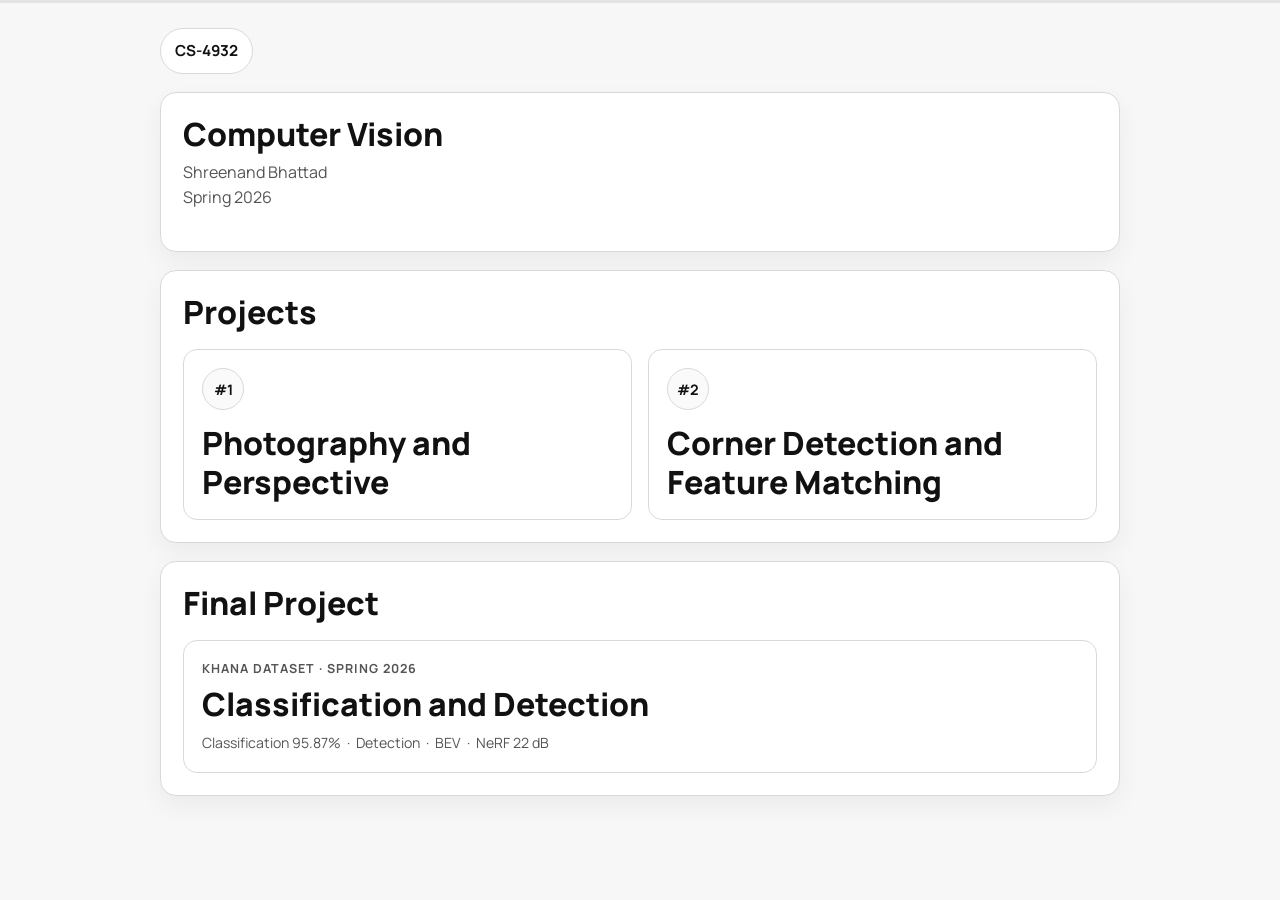
<file: index.html>
<!doctype html>
<html lang="en">
<head>
    <meta charset="utf-8">
    <meta name="viewport" content="width=device-width, initial-scale=1">
    <title>CS-4932 Computer Vision</title>
    <link rel="preconnect" href="https://fonts.googleapis.com">
    <link rel="preconnect" href="https://fonts.gstatic.com" crossorigin>
    <link href="https://fonts.googleapis.com/css2?family=Manrope:wght@400;500;600;700;800&display=swap" rel="stylesheet">
    <link rel="stylesheet" href="assets/css/site.css">
</head>
<body>
    <div class="scroll-progress" id="scrollProgress"></div>

    <div class="site-shell">
        <header class="topbar reveal">
            <a class="brand-mark" href="./">CS-4932</a>
        </header>

        <main class="content-stack">
            <section class="section-card reveal">
                <div class="section-heading">
                    <div>
                        <h1 class="section-title">Computer Vision</h1>
                        <p class="section-summary">
                            Shreenand Bhattad<br>
                            Spring 2026
                        </p>
                    </div>
                </div>
            </section>

            <section class="section-card reveal">
                <div class="section-heading">
                    <h2 class="section-title">Projects</h2>
                </div>
                <div class="card-grid">
                    <a class="assignment-card" href="assignment-1/">
                        <div class="assignment-index">#1</div>
                        <h2 class="assignment-title">Photography and Perspective</h2>
                    </a>
                    <a class="assignment-card" href="assignment-2/">
                        <div class="assignment-index">#2</div>
                        <h2 class="assignment-title">Corner Detection and Feature Matching</h2>
                    </a>
                </div>
            </section>

            <section class="section-card reveal">
                <div class="section-heading">
                    <h2 class="section-title">Final Project</h2>
                </div>
                <a class="assignment-card" href="final-project/" style="display:block;">
                    <p style="margin:0 0 6px; font-size:0.78rem; font-weight:700; letter-spacing:0.08em; text-transform:uppercase; color:var(--muted);">Khana Dataset &middot; Spring 2026</p>
                    <h2 class="assignment-title" style="margin:0 0 8px;">Classification and Detection</h2>
                    <p style="margin:0; color:var(--muted); font-size:0.88rem;">Classification 95.87% &nbsp;&middot;&nbsp; Detection &nbsp;&middot;&nbsp; BEV &nbsp;&middot;&nbsp; NeRF 22 dB</p>
                </a>
            </section>
        </main>
    </div>

    <script src="assets/js/site.js"></script>
</body>
</html>
</file>
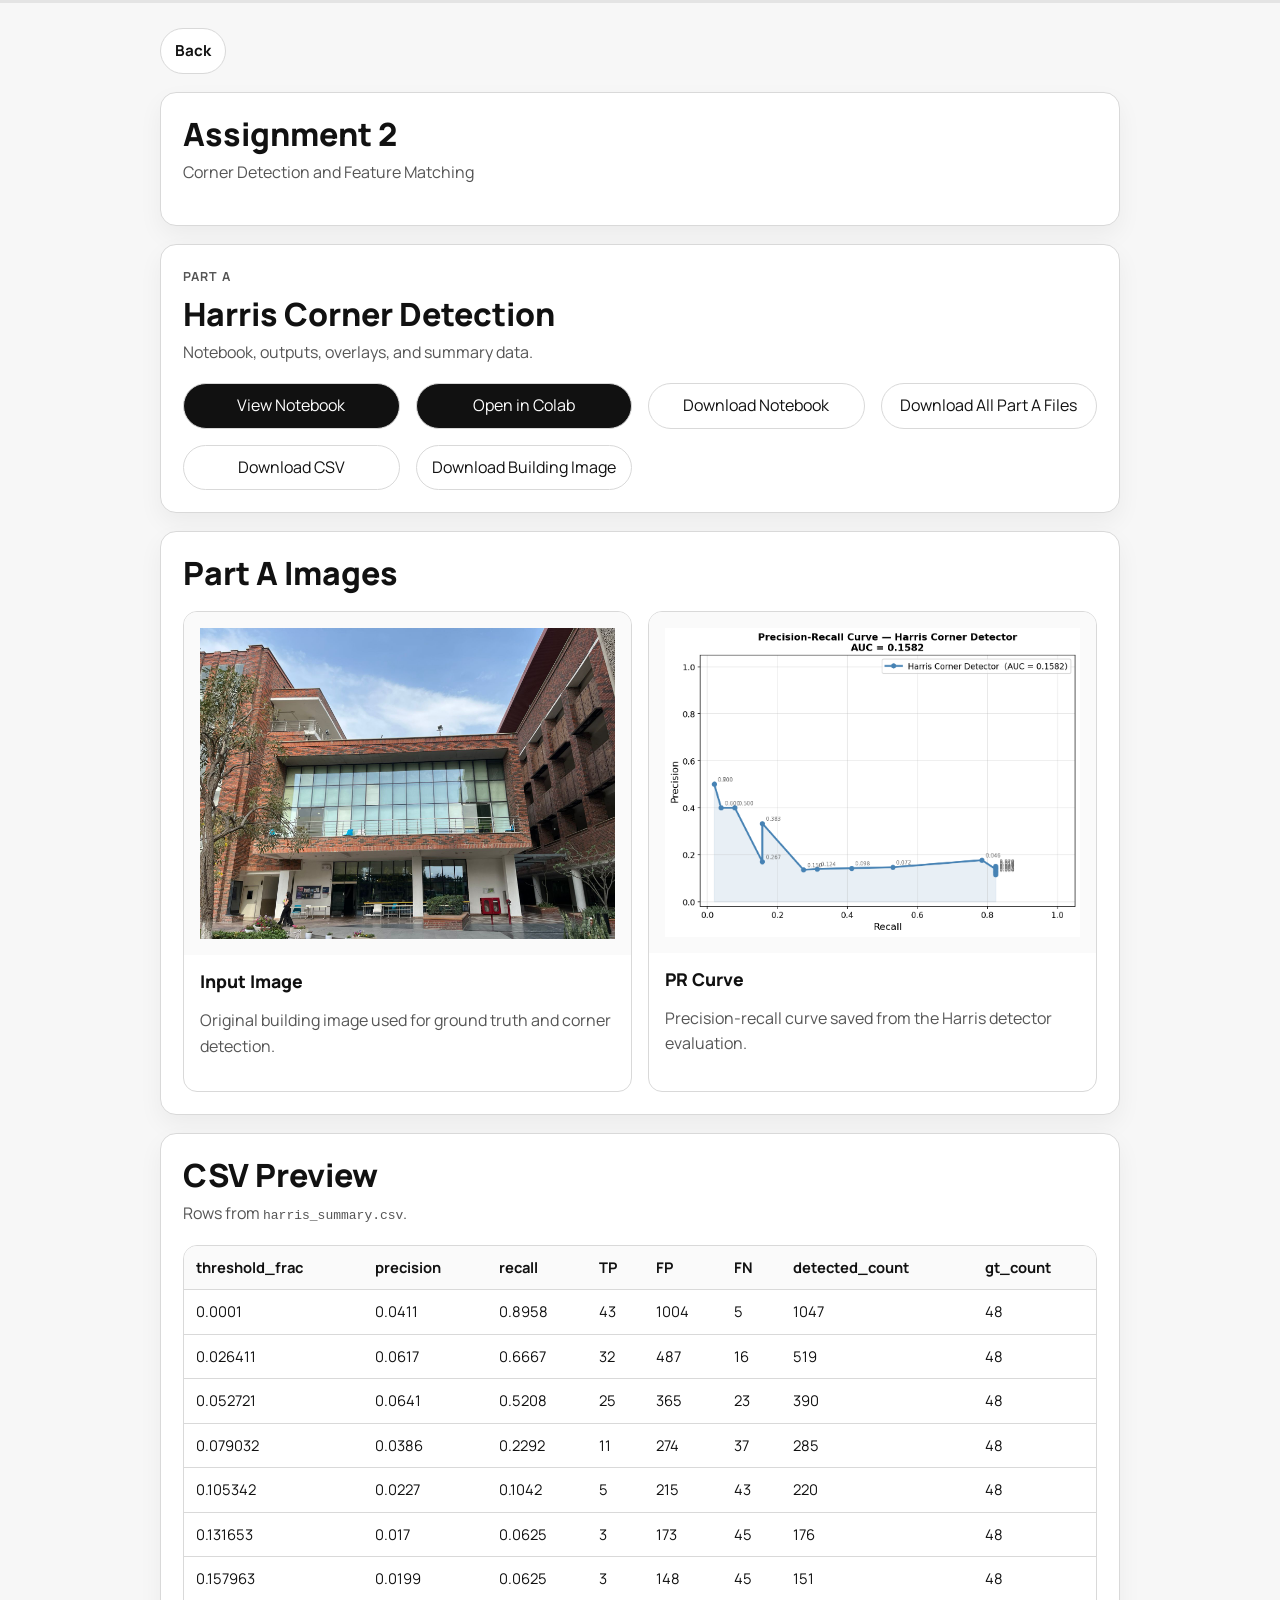
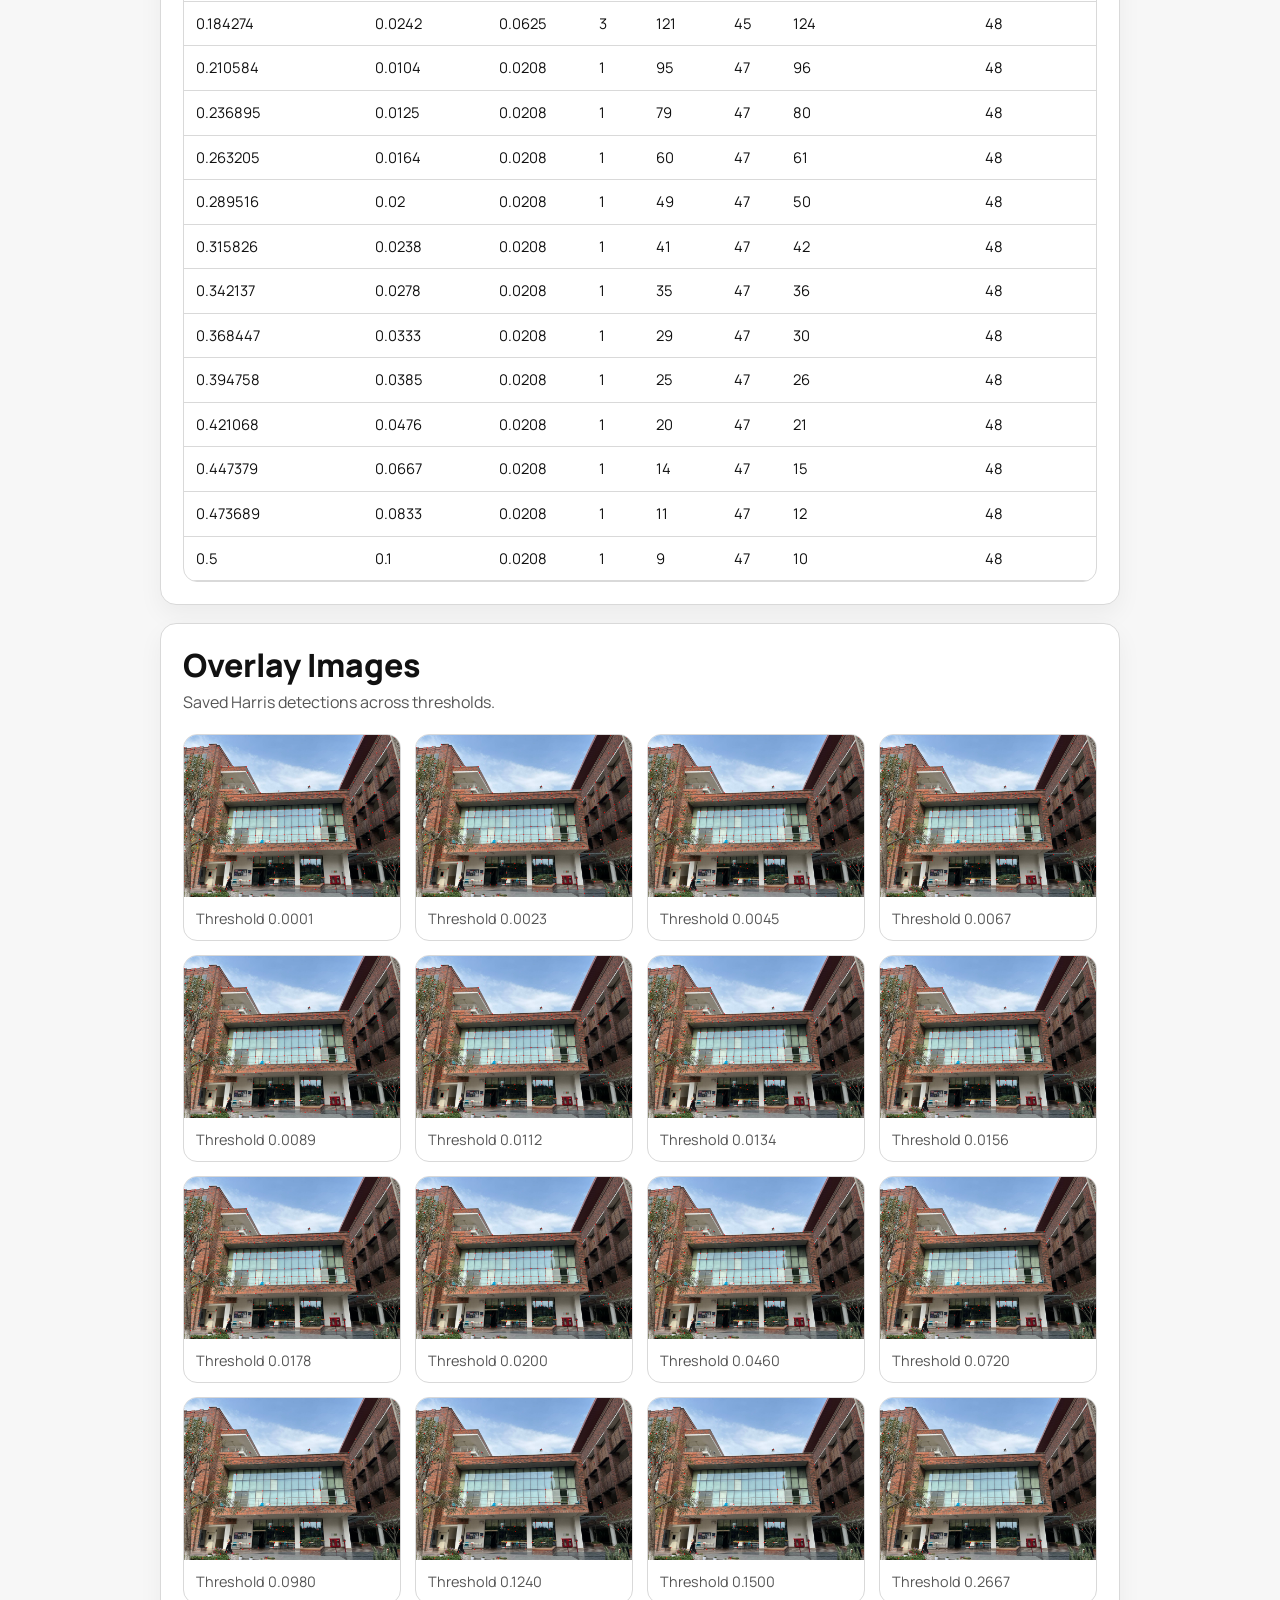
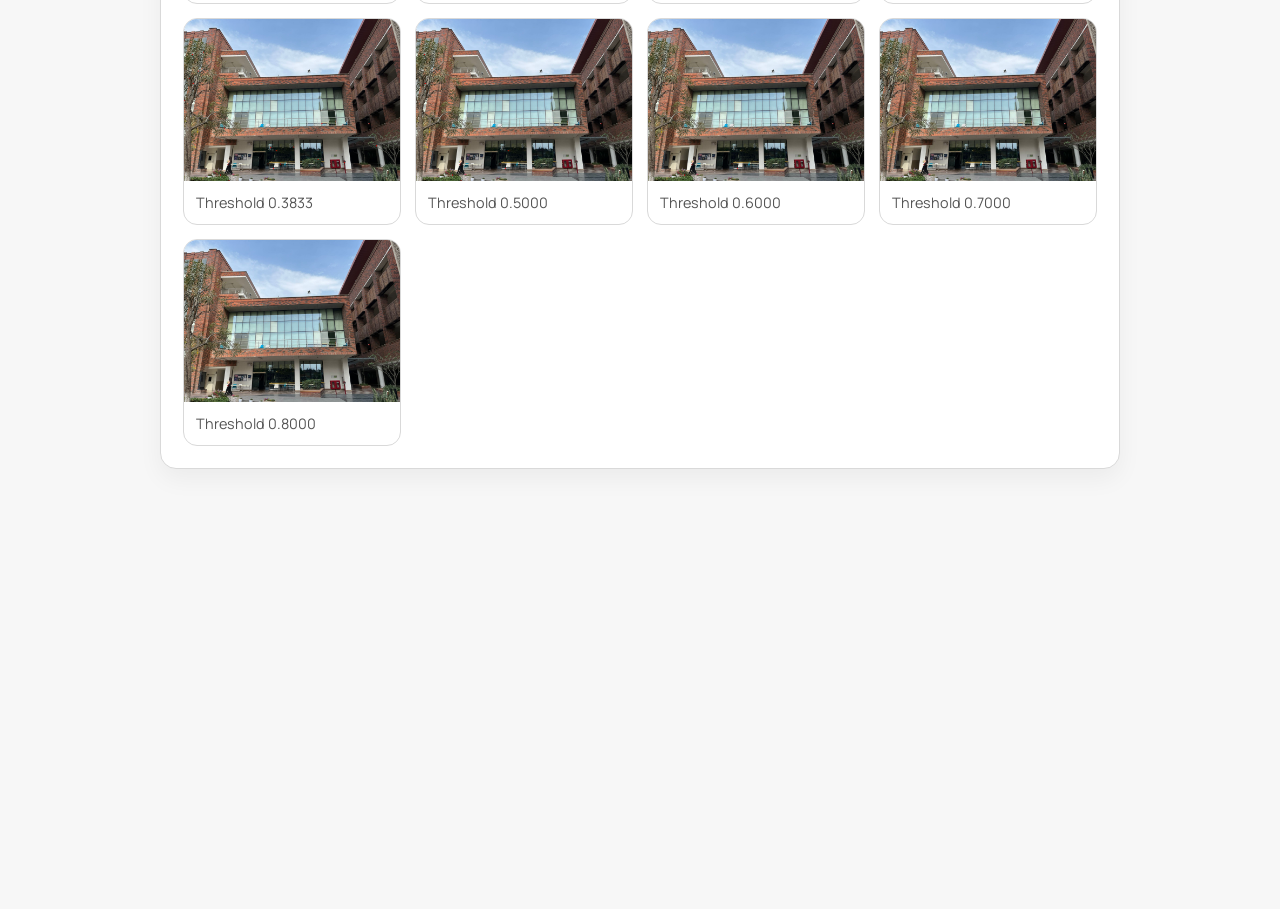
<file: assignment-2/index.html>
<!doctype html>
<html lang="en">
<head>
    <meta charset="utf-8">
    <meta name="viewport" content="width=device-width, initial-scale=1">
    <title>Assignment 2 - Corner Detection and Feature Matching</title>
    <link rel="preconnect" href="https://fonts.googleapis.com">
    <link rel="preconnect" href="https://fonts.gstatic.com" crossorigin>
    <link href="https://fonts.googleapis.com/css2?family=Manrope:wght@400;500;600;700;800&display=swap" rel="stylesheet">
    <link rel="stylesheet" href="../assets/css/site.css">
</head>
<body>
    <div class="scroll-progress" id="scrollProgress"></div>

    <div class="site-shell">
        <header class="topbar reveal">
            <a class="back-link" href="../">Back</a>
        </header>

        <main class="content-stack">
            <section class="section-card reveal">
                <div class="section-heading">
                    <div>
                        <h1 class="section-title">Assignment 2</h1>
                        <p class="section-summary">Corner Detection and Feature Matching</p>
                    </div>
                </div>
            </section>

            <section class="section-card reveal">
                <div class="section-heading">
                    <div>
                        <p class="section-kicker">Part A</p>
                        <h2 class="section-title">Harris Corner Detection</h2>
                        <p class="section-summary">Notebook, outputs, overlays, and summary data.</p>
                    </div>
                </div>

                <div class="resource-grid">
                    <a class="resource-link" href="https://nbviewer.org/github/Shreenandbhattad/Computer-Vision-CS-4932/blob/main/assignment-2/part-a/PartA.ipynb" target="_blank" rel="noreferrer">View Notebook</a>
                    <a class="resource-link" href="https://colab.research.google.com/drive/1y3nQsWiLhgCkK1_vz0hHjnCV3b0ccMBf?usp=sharing" target="_blank" rel="noreferrer">Open in Colab</a>
                    <a class="resource-link is-secondary" href="part-a/PartA.ipynb" download>Download Notebook</a>
                    <a class="resource-link is-secondary" href="part-a/part-a-files.zip" download>Download All Part A Files</a>
                    <a class="resource-link is-secondary" href="part-a/harris_summary.csv" download>Download CSV</a>
                    <a class="resource-link is-secondary" href="part-a/building.jpeg" download>Download Building Image</a>
                </div>
            </section>

            <section class="section-card reveal">
                <div class="section-heading">
                    <div>
                        <h2 class="section-title">Part A Images</h2>
                    </div>
                </div>

                <div class="photo-grid">
                    <article class="photo-card">
                        <a class="photo-frame parta-media-frame" href="part-a/building.jpeg" target="_blank" rel="noreferrer">
                            <img src="part-a/building.jpeg" alt="Input building image used for Harris corner detection">
                        </a>
                        <div class="photo-body">
                            <h3 class="photo-title">Input Image</h3>
                            <p class="photo-caption">Original building image used for ground truth and corner detection.</p>
                        </div>
                    </article>

                    <article class="photo-card">
                        <a class="photo-frame parta-media-frame" href="part-a/PR_curve_harris.png" target="_blank" rel="noreferrer">
                            <img src="part-a/PR_curve_harris.png" alt="Precision recall curve for the Harris detector">
                        </a>
                        <div class="photo-body">
                            <h3 class="photo-title">PR Curve</h3>
                            <p class="photo-caption">Precision-recall curve saved from the Harris detector evaluation.</p>
                        </div>
                    </article>
                </div>
            </section>

            <section class="section-card reveal">
                <div class="section-heading">
                    <div>
                        <h2 class="section-title">CSV Preview</h2>
                        <p class="section-summary">Rows from <code>harris_summary.csv</code>.</p>
                    </div>
                </div>

                <div class="table-wrap">
                    <table class="data-table" id="partASummaryTable"></table>
                </div>
            </section>

            <section class="section-card reveal">
                <div class="section-heading">
                    <div>
                        <h2 class="section-title">Overlay Images</h2>
                        <p class="section-summary">Saved Harris detections across thresholds.</p>
                    </div>
                </div>

                <div class="gallery-grid" id="partAOverlayGrid"></div>
            </section>

            <section class="section-card reveal">
                <div class="section-heading">
                    <div>
                        <p class="section-kicker">Part B</p>
                        <h2 class="section-title">SIFT Feature Matching</h2>
                    </div>
                </div>

                <div class="analysis-panel">
                    <ol class="objective-list">
                        <li>Extract SIFT keypoints and descriptors.</li>
                        <li>Match features between consecutive image pairs.</li>
                        <li>Calculate the total matching cost.</li>
                        <li>Repeat the process for random pairs.</li>
                        <li>Compare the results.</li>
                    </ol>
                </div>

                <div class="resource-grid">
                    <a class="resource-link" href="https://colab.research.google.com/drive/16YFFBX5H4x2gXPa-3Tumf9ogDVDdnyLw?usp=sharing" target="_blank" rel="noreferrer">Open in Colab</a>
                    <a class="resource-link is-secondary" href="PartB.ipynb" download>Download Notebook</a>
                    <a class="resource-link is-secondary" href="https://nbviewer.org/github/Shreenandbhattad/Computer-Vision-CS-4932/blob/main/assignment-2/PartB.ipynb" target="_blank" rel="noreferrer">View in nbviewer</a>
                </div>
            </section>
        </main>
    </div>

    <script src="../assets/js/site.js"></script>
    <script src="../assets/js/assignment2-parta.js"></script>
</body>
</html>
</file>
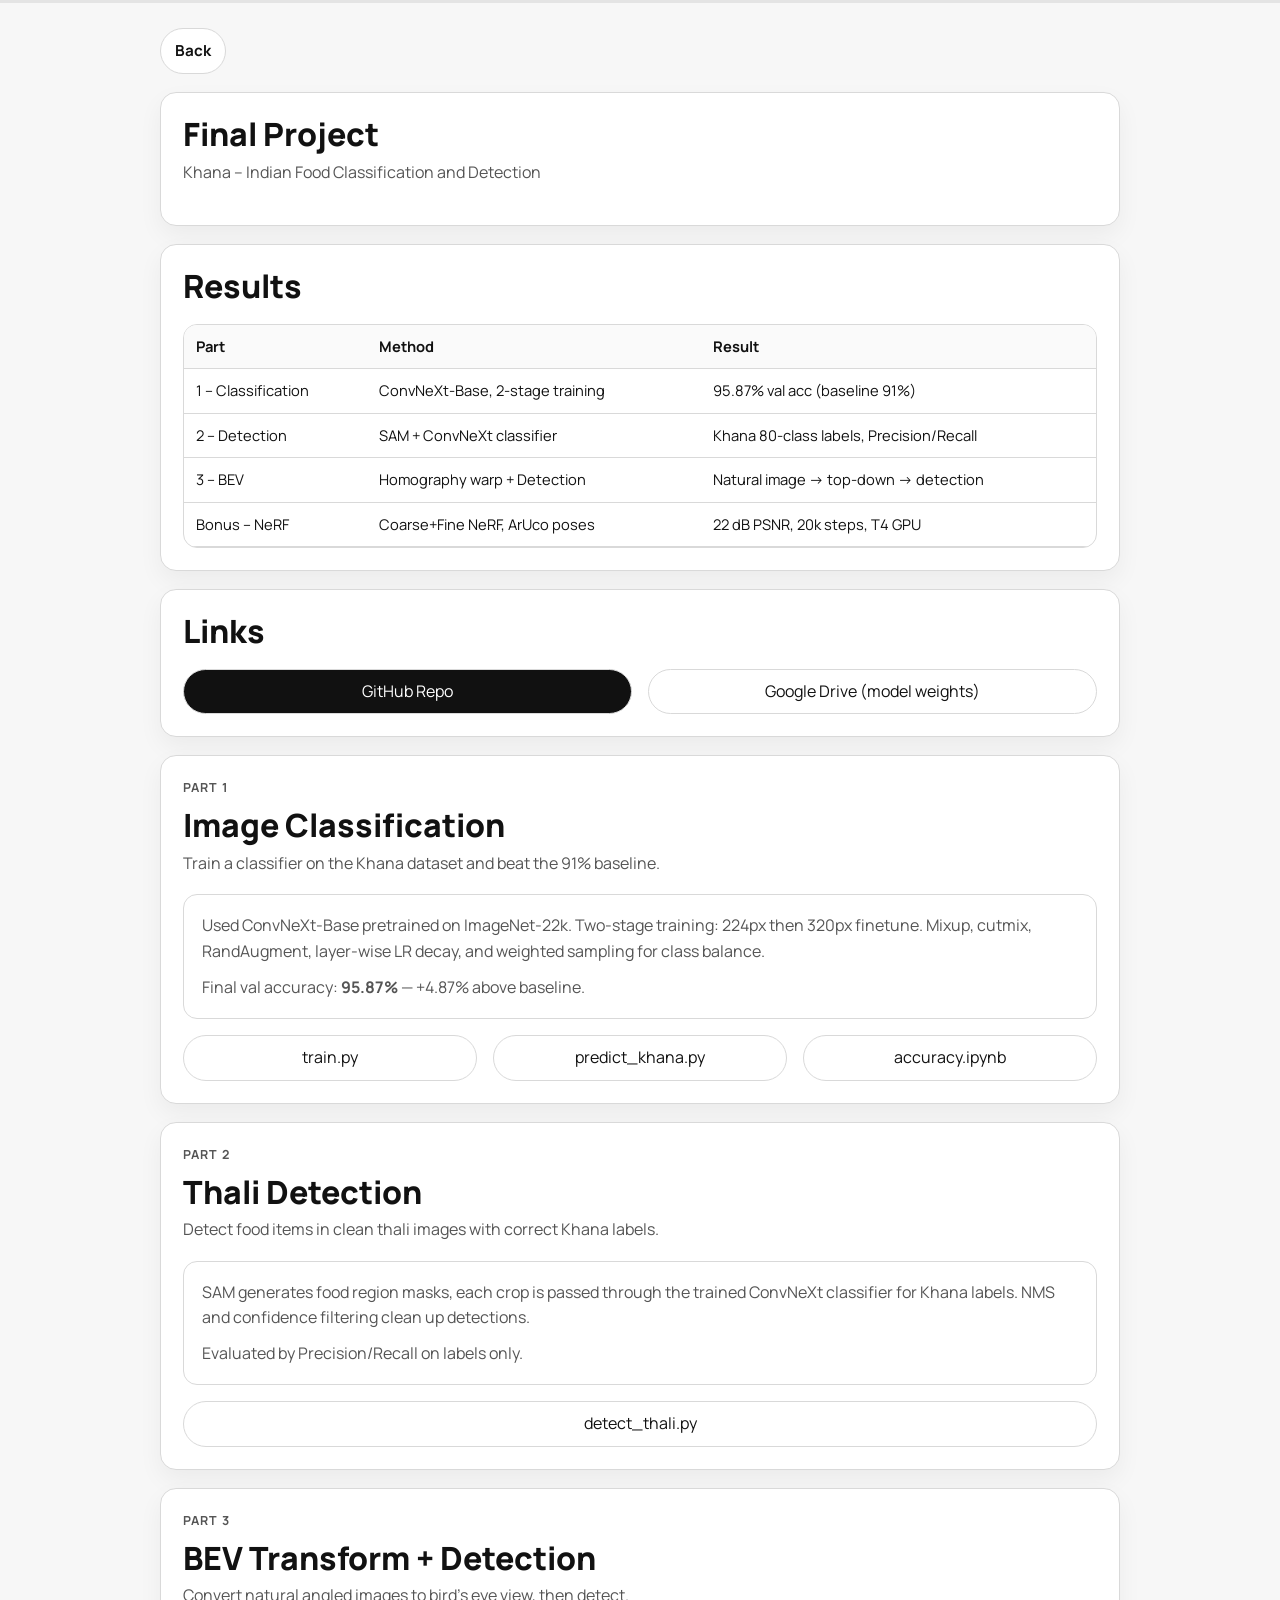
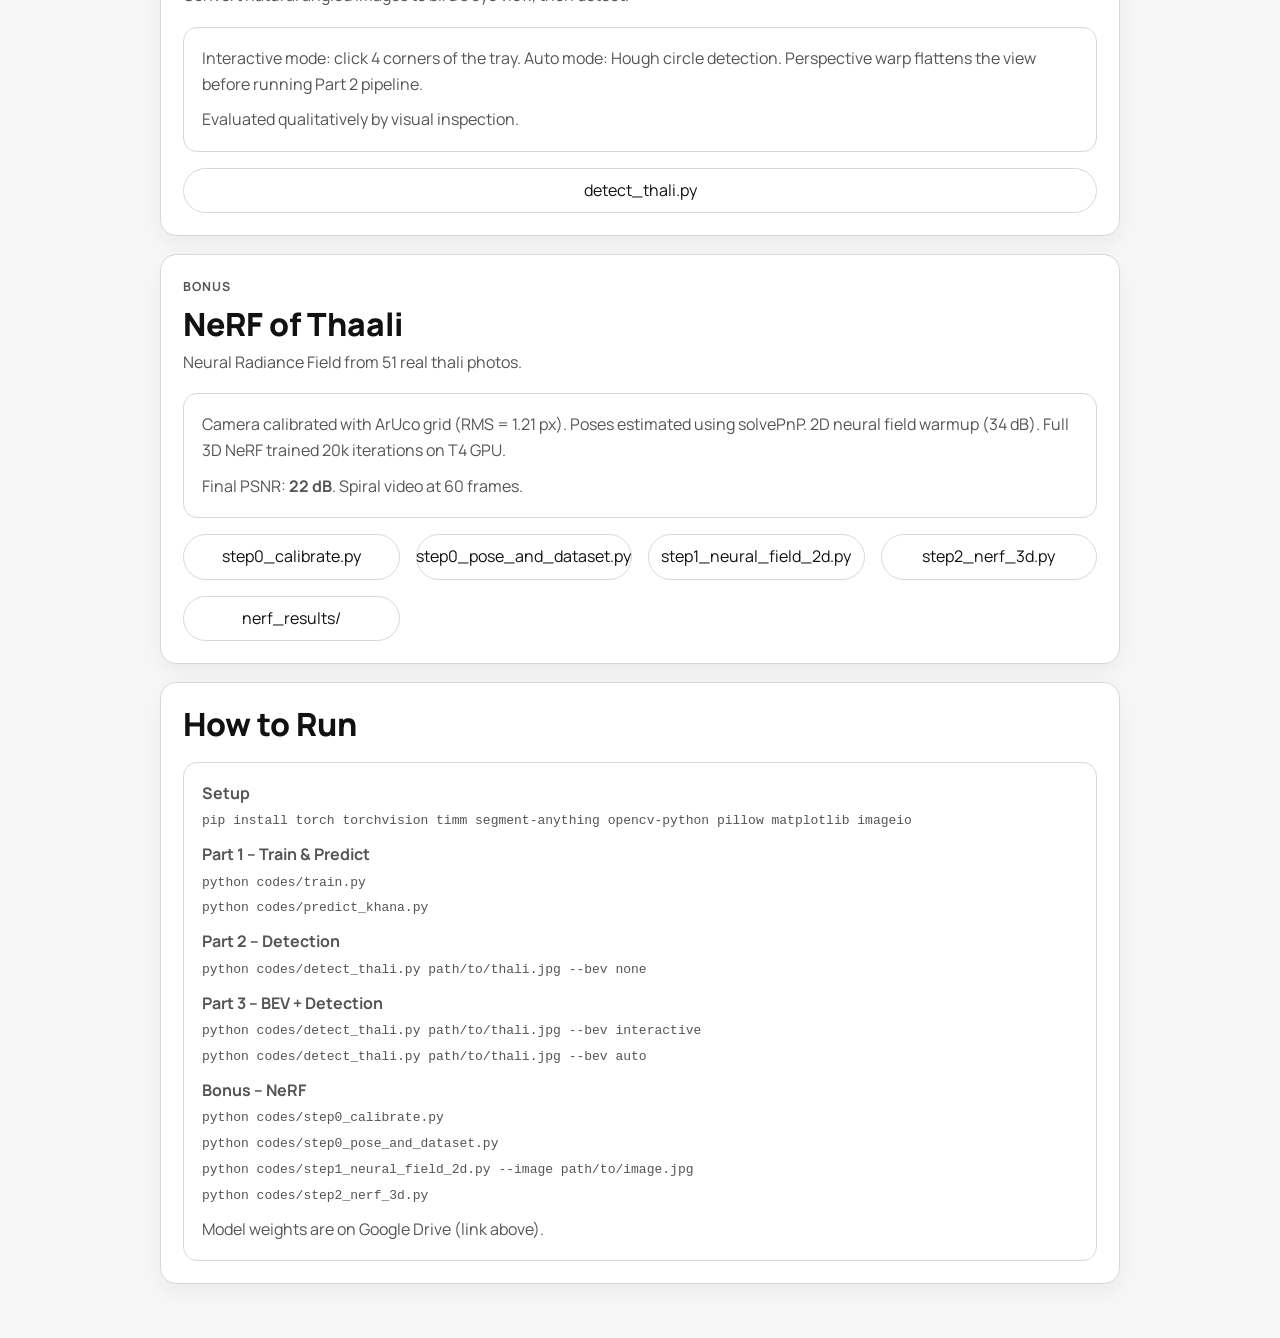
<file: final-project/index.html>
<!doctype html>
<html lang="en">
<head>
    <meta charset="utf-8">
    <meta name="viewport" content="width=device-width, initial-scale=1">
    <title>Final Project - Khana</title>
    <link rel="preconnect" href="https://fonts.googleapis.com">
    <link rel="preconnect" href="https://fonts.gstatic.com" crossorigin>
    <link href="https://fonts.googleapis.com/css2?family=Manrope:wght@400;500;600;700;800&display=swap" rel="stylesheet">
    <link rel="stylesheet" href="../assets/css/site.css">
</head>
<body>
    <div class="scroll-progress" id="scrollProgress"></div>
    <div class="site-shell">
        <header class="topbar reveal">
            <a class="back-link" href="../">Back</a>
        </header>

        <main class="content-stack">

            <section class="section-card reveal">
                <div class="section-heading">
                    <h1 class="section-title">Final Project</h1>
                    <p class="section-summary">Khana – Indian Food Classification and Detection</p>
                </div>
            </section>

            <section class="section-card reveal">
                <div class="section-heading">
                    <h2 class="section-title">Results</h2>
                </div>
                <div class="table-wrap">
                    <table class="data-table">
                        <thead>
                            <tr><th>Part</th><th>Method</th><th>Result</th></tr>
                        </thead>
                        <tbody>
                            <tr><td>1 – Classification</td><td>ConvNeXt-Base, 2-stage training</td><td>95.87% val acc (baseline 91%)</td></tr>
                            <tr><td>2 – Detection</td><td>SAM + ConvNeXt classifier</td><td>Khana 80-class labels, Precision/Recall</td></tr>
                            <tr><td>3 – BEV</td><td>Homography warp + Detection</td><td>Natural image → top-down → detection</td></tr>
                            <tr><td>Bonus – NeRF</td><td>Coarse+Fine NeRF, ArUco poses</td><td>22 dB PSNR, 20k steps, T4 GPU</td></tr>
                        </tbody>
                    </table>
                </div>
            </section>

            <section class="section-card reveal">
                <div class="section-heading">
                    <h2 class="section-title">Links</h2>
                </div>
                <div class="resource-grid">
                    <a class="resource-link" href="https://github.com/Shreenandbhattad/Computer-Vision" target="_blank" rel="noreferrer">GitHub Repo</a>
                    <a class="resource-link is-secondary" href="https://drive.google.com/drive/folders/19LrX4nMFnZsCqTex2JJ9yDm7e4i2vtv4?usp=classroom_web" target="_blank" rel="noreferrer">Google Drive (model weights)</a>
                </div>
            </section>

            <section class="section-card reveal">
                <div class="section-heading">
                    <p class="section-kicker">Part 1</p>
                    <h2 class="section-title">Image Classification</h2>
                    <p class="section-summary">Train a classifier on the Khana dataset and beat the 91% baseline.</p>
                </div>
                <div class="analysis-panel">
                    <p>Used ConvNeXt-Base pretrained on ImageNet-22k. Two-stage training: 224px then 320px finetune. Mixup, cutmix, RandAugment, layer-wise LR decay, and weighted sampling for class balance.</p>
                    <p>Final val accuracy: <strong>95.87%</strong> — +4.87% above baseline.</p>
                </div>
                <div class="resource-grid" style="margin-top:16px">
                    <a class="resource-link is-secondary" href="https://github.com/Shreenandbhattad/Computer-Vision/blob/main/codes/train.py" target="_blank" rel="noreferrer">train.py</a>
                    <a class="resource-link is-secondary" href="https://github.com/Shreenandbhattad/Computer-Vision/blob/main/codes/predict_khana.py" target="_blank" rel="noreferrer">predict_khana.py</a>
                    <a class="resource-link is-secondary" href="https://github.com/Shreenandbhattad/Computer-Vision/blob/main/accuracy.ipynb" target="_blank" rel="noreferrer">accuracy.ipynb</a>
                </div>
            </section>

            <section class="section-card reveal">
                <div class="section-heading">
                    <p class="section-kicker">Part 2</p>
                    <h2 class="section-title">Thali Detection</h2>
                    <p class="section-summary">Detect food items in clean thali images with correct Khana labels.</p>
                </div>
                <div class="analysis-panel">
                    <p>SAM generates food region masks, each crop is passed through the trained ConvNeXt classifier for Khana labels. NMS and confidence filtering clean up detections.</p>
                    <p>Evaluated by Precision/Recall on labels only.</p>
                </div>
                <div class="resource-grid" style="margin-top:16px">
                    <a class="resource-link is-secondary" href="https://github.com/Shreenandbhattad/Computer-Vision/blob/main/codes/detect_thali.py" target="_blank" rel="noreferrer">detect_thali.py</a>
                </div>
            </section>

            <section class="section-card reveal">
                <div class="section-heading">
                    <p class="section-kicker">Part 3</p>
                    <h2 class="section-title">BEV Transform + Detection</h2>
                    <p class="section-summary">Convert natural angled images to bird's eye view, then detect.</p>
                </div>
                <div class="analysis-panel">
                    <p>Interactive mode: click 4 corners of the tray. Auto mode: Hough circle detection. Perspective warp flattens the view before running Part 2 pipeline.</p>
                    <p>Evaluated qualitatively by visual inspection.</p>
                </div>
                <div class="resource-grid" style="margin-top:16px">
                    <a class="resource-link is-secondary" href="https://github.com/Shreenandbhattad/Computer-Vision/blob/main/codes/detect_thali.py" target="_blank" rel="noreferrer">detect_thali.py</a>
                </div>
            </section>

            <section class="section-card reveal">
                <div class="section-heading">
                    <p class="section-kicker">Bonus</p>
                    <h2 class="section-title">NeRF of Thaali</h2>
                    <p class="section-summary">Neural Radiance Field from 51 real thali photos.</p>
                </div>
                <div class="analysis-panel">
                    <p>Camera calibrated with ArUco grid (RMS = 1.21 px). Poses estimated using solvePnP. 2D neural field warmup (34 dB). Full 3D NeRF trained 20k iterations on T4 GPU.</p>
                    <p>Final PSNR: <strong>22 dB</strong>. Spiral video at 60 frames.</p>
                </div>
                <div class="resource-grid" style="margin-top:16px">
                    <a class="resource-link is-secondary" href="https://github.com/Shreenandbhattad/Computer-Vision/blob/main/codes/step0_calibrate.py" target="_blank" rel="noreferrer">step0_calibrate.py</a>
                    <a class="resource-link is-secondary" href="https://github.com/Shreenandbhattad/Computer-Vision/blob/main/codes/step0_pose_and_dataset.py" target="_blank" rel="noreferrer">step0_pose_and_dataset.py</a>
                    <a class="resource-link is-secondary" href="https://github.com/Shreenandbhattad/Computer-Vision/blob/main/codes/step1_neural_field_2d.py" target="_blank" rel="noreferrer">step1_neural_field_2d.py</a>
                    <a class="resource-link is-secondary" href="https://github.com/Shreenandbhattad/Computer-Vision/blob/main/codes/step2_nerf_3d.py" target="_blank" rel="noreferrer">step2_nerf_3d.py</a>
                    <a class="resource-link is-secondary" href="https://github.com/Shreenandbhattad/Computer-Vision/blob/main/nerf_results/" target="_blank" rel="noreferrer">nerf_results/</a>
                </div>
            </section>

            <section class="section-card reveal">
                <div class="section-heading">
                    <h2 class="section-title">How to Run</h2>
                </div>
                <div class="analysis-panel">
                    <p><strong>Setup</strong><br>
                    <code>pip install torch torchvision timm segment-anything opencv-python pillow matplotlib imageio</code></p>

                    <p><strong>Part 1 – Train &amp; Predict</strong><br>
                    <code>python codes/train.py</code><br>
                    <code>python codes/predict_khana.py</code></p>

                    <p><strong>Part 2 – Detection</strong><br>
                    <code>python codes/detect_thali.py path/to/thali.jpg --bev none</code></p>

                    <p><strong>Part 3 – BEV + Detection</strong><br>
                    <code>python codes/detect_thali.py path/to/thali.jpg --bev interactive</code><br>
                    <code>python codes/detect_thali.py path/to/thali.jpg --bev auto</code></p>

                    <p><strong>Bonus – NeRF</strong><br>
                    <code>python codes/step0_calibrate.py</code><br>
                    <code>python codes/step0_pose_and_dataset.py</code><br>
                    <code>python codes/step1_neural_field_2d.py --image path/to/image.jpg</code><br>
                    <code>python codes/step2_nerf_3d.py</code></p>

                    <p>Model weights are on Google Drive (link above).</p>
                </div>
            </section>

        </main>
    </div>
    <script src="../assets/js/site.js"></script>
</body>
</html>
</file>
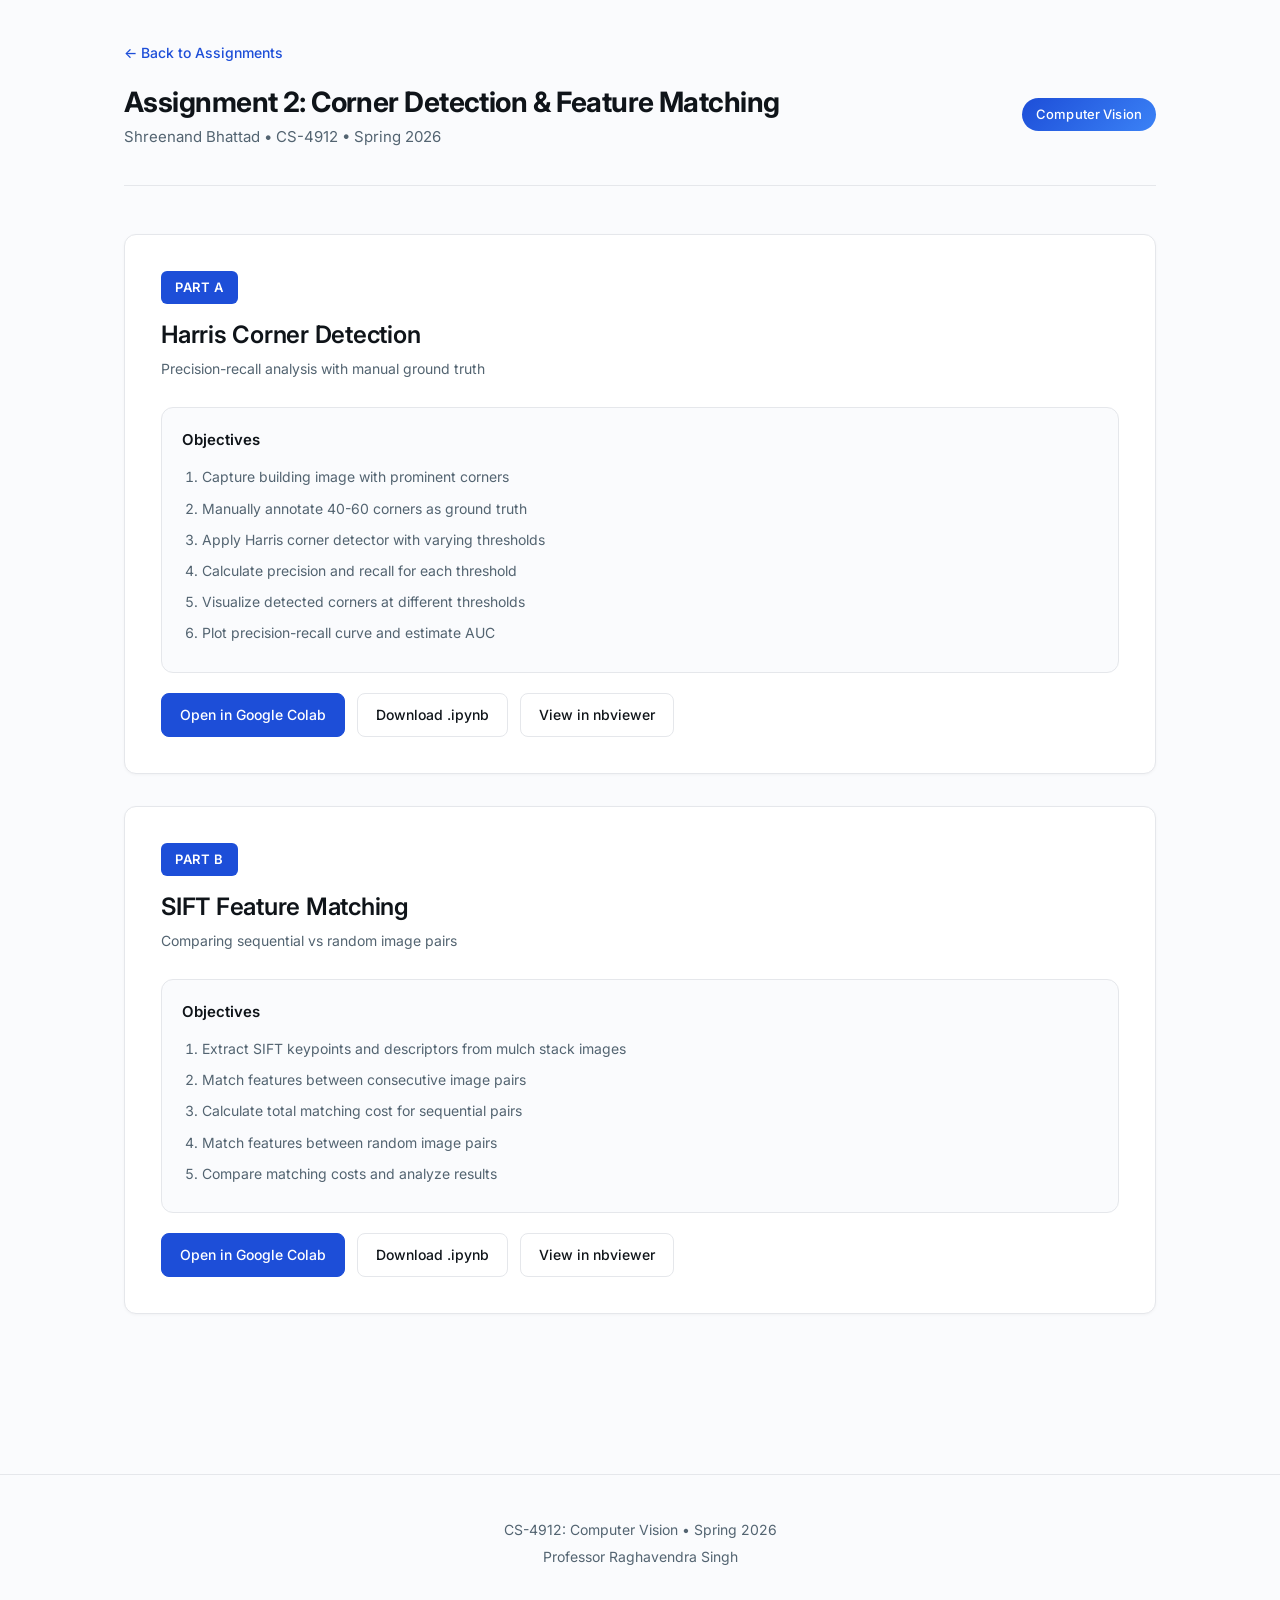
<file: assingment2.html>
<!DOCTYPE html>
<html lang="en">
<head>
    <meta charset="UTF-8">
    <meta name="viewport" content="width=device-width, initial-scale=1.0">
    <title>CS-4912 — Assignment 2</title>
    <link href="https://fonts.googleapis.com/css2?family=Inter:wght@300;400;500;600;700&display=swap" rel="stylesheet">
    <style>
        :root {
            --bg: #fafbfd;
            --card: #ffffff;
            --text: #0f1419;
            --muted: #536471;
            --accent: #1d4ed8;
            --accent-light: #3b82f6;
            --accent-hover: #1e40af;
            --border: #e5e7eb;
            --shadow: rgba(0, 0, 0, 0.04);
            --shadow-hover: rgba(29, 78, 216, 0.12);
            --radius: 12px;
            --maxw: 1080px;
        }

        * {
            box-sizing: border-box;
            margin: 0;
            padding: 0;
        }

        html, body {
            height: 100%;
        }

        body {
            font-family: 'Inter', -apple-system, BlinkMacSystemFont, 'Segoe UI', Roboto, sans-serif;
            background: var(--bg);
            color: var(--text);
            -webkit-font-smoothing: antialiased;
            -moz-osx-font-smoothing: grayscale;
            line-height: 1.6;
        }

        .progress-bar {
            position: fixed;
            top: 0;
            left: 0;
            height: 3px;
            background: linear-gradient(90deg, var(--accent), var(--accent-light));
            z-index: 1000;
            transition: width 0.1s ease;
        }

        .container {
            width: 100%;
            max-width: var(--maxw);
            margin: 0 auto;
            padding: 40px 24px 80px;
        }

        .back-link {
            display: inline-flex;
            align-items: center;
            gap: 6px;
            color: var(--accent);
            text-decoration: none;
            font-size: 14px;
            font-weight: 500;
            margin-bottom: 16px;
            transition: gap 0.2s ease;
        }

        .back-link:hover {
            gap: 10px;
        }

        header {
            margin-bottom: 48px;
            padding-bottom: 24px;
            border-bottom: 1px solid var(--border);
        }

        .header-top {
            display: flex;
            align-items: center;
            justify-content: space-between;
            margin-bottom: 12px;
        }

        h1 {
            font-size: 28px;
            font-weight: 700;
            letter-spacing: -0.02em;
            color: var(--text);
        }

        .subtitle {
            color: var(--muted);
            font-size: 15px;
            font-weight: 400;
        }

        .badge {
            display: inline-block;
            background: linear-gradient(135deg, var(--accent), var(--accent-light));
            color: white;
            padding: 6px 14px;
            border-radius: 20px;
            font-size: 13px;
            font-weight: 500;
            letter-spacing: 0.01em;
        }

        .section {
            background: var(--card);
            border-radius: var(--radius);
            padding: 36px;
            margin-bottom: 32px;
            border: 1px solid var(--border);
            box-shadow: 0 1px 3px var(--shadow);
            transition: all 0.3s cubic-bezier(0.4, 0, 0.2, 1);
            opacity: 0;
            transform: translateY(20px);
        }

        .section.visible {
            opacity: 1;
            transform: translateY(0);
        }

        .section:hover {
            box-shadow: 0 4px 12px var(--shadow-hover);
            border-color: var(--accent-light);
        }

        .section-header {
            margin-bottom: 28px;
        }

        .section-label {
            color: white;
            background: var(--accent);
            font-size: 13px;
            font-weight: 600;
            letter-spacing: 0.05em;
            text-transform: uppercase;
            margin-bottom: 12px;
            padding: 6px 14px;
            border-radius: 6px;
            display: inline-block;
        }

        .section-title {
            font-size: 24px;
            font-weight: 600;
            letter-spacing: -0.01em;
            color: var(--text);
            margin-bottom: 4px;
        }

        .section-description {
            color: var(--muted);
            font-size: 14px;
            line-height: 1.5;
        }

        .notebook-container {
            margin: 28px 0;
            border: 1px solid var(--border);
            border-radius: var(--radius);
            overflow: hidden;
            background: white;
        }

        .notebook-container iframe {
            width: 100%;
            min-height: 800px;
            border: none;
            display: block;
        }

        .notebook-links {
            display: flex;
            gap: 12px;
            margin-top: 20px;
            flex-wrap: wrap;
        }

        .notebook-link {
            display: inline-flex;
            align-items: center;
            gap: 8px;
            padding: 10px 18px;
            background: white;
            border: 1.5px solid var(--border);
            border-radius: 8px;
            color: var(--text);
            text-decoration: none;
            font-size: 14px;
            font-weight: 500;
            transition: all 0.2s ease;
        }

        .notebook-link:hover {
            border-color: var(--accent);
            background: #f0f6ff;
            transform: translateY(-1px);
        }

        .notebook-link.primary {
            background: var(--accent);
            border-color: var(--accent);
            color: white;
        }

        .notebook-link.primary:hover {
            background: var(--accent-hover);
        }

        .objectives {
            background: var(--bg);
            border: 1px solid var(--border);
            border-radius: var(--radius);
            padding: 20px;
            margin: 20px 0;
        }

        .objectives h4 {
            font-size: 15px;
            font-weight: 600;
            color: var(--text);
            margin-bottom: 12px;
        }

        .objectives ol {
            margin-left: 20px;
            color: var(--muted);
            font-size: 14px;
            line-height: 1.8;
        }

        .objectives li {
            margin-bottom: 6px;
        }

        footer {
            text-align: center;
            padding: 40px 24px;
            color: var(--muted);
            font-size: 14px;
            border-top: 1px solid var(--border);
            margin-top: 48px;
        }

        footer p {
            margin: 4px 0;
        }

        @media (max-width: 768px) {
            .container {
                padding: 24px 16px 60px;
            }

            h1 {
                font-size: 24px;
            }

            .section {
                padding: 24px 20px;
            }

            .section-title {
                font-size: 20px;
            }

            .header-top {
                flex-direction: column;
                align-items: flex-start;
                gap: 12px;
            }

            .notebook-container iframe {
                min-height: 600px;
            }
        }

        html {
            scroll-behavior: smooth;
        }
    </style>
</head>
<body>
    <div class="progress-bar" id="progressBar"></div>

    <div class="container">
        <a href="index.html" class="back-link">← Back to Assignments</a>
        
        <header>
            <div class="header-top">
                <div>
                    <h1>Assignment 2: Corner Detection & Feature Matching</h1>
                    <p class="subtitle">Shreenand Bhattad • CS-4912 • Spring 2026</p>
                </div>
                <span class="badge">Computer Vision</span>
            </div>
        </header>

        <!-- Part A -->
        <section class="section" data-section="1">
            <div class="section-header">
                <div class="section-label">Part A</div>
                <h2 class="section-title">Harris Corner Detection</h2>
                <p class="section-description">Precision-recall analysis with manual ground truth</p>
            </div>

            <div class="objectives">
                <h4>Objectives</h4>
                <ol>
                    <li>Capture building image with prominent corners</li>
                    <li>Manually annotate 40-60 corners as ground truth</li>
                    <li>Apply Harris corner detector with varying thresholds</li>
                    <li>Calculate precision and recall for each threshold</li>
                    <li>Visualize detected corners at different thresholds</li>
                    <li>Plot precision-recall curve and estimate AUC</li>
                </ol>
            </div>

            <div class="notebook-links">
                <a href="YOUR_COLAB_LINK_FOR_PART_A" target="_blank" class="notebook-link primary">
                    Open in Google Colab
                </a>
                <a href="partA.ipynb" download class="notebook-link">
                    Download .ipynb
                </a>
                <a href="https://nbviewer.org/github/Shreenandbhattad/Computer-Vision-CS-4932/blob/main/partA.ipynb" target="_blank" class="notebook-link">
                    View in nbviewer
                </a>
            </div>
        </section>

        <!-- Part B -->
        <section class="section" data-section="2">
            <div class="section-header">
                <div class="section-label">Part B</div>
                <h2 class="section-title">SIFT Feature Matching</h2>
                <p class="section-description">Comparing sequential vs random image pairs</p>
            </div>

            <div class="objectives">
                <h4>Objectives</h4>
                <ol>
                    <li>Extract SIFT keypoints and descriptors from mulch stack images</li>
                    <li>Match features between consecutive image pairs</li>
                    <li>Calculate total matching cost for sequential pairs</li>
                    <li>Match features between random image pairs</li>
                    <li>Compare matching costs and analyze results</li>
                </ol>
            </div>

            <div class="notebook-links">
                <a href="https://colab.research.google.com/drive/16YFFBX5H4x2gXPa-3Tumf9ogDVDdnyLw?usp=sharing" target="_blank" class="notebook-link primary">
                    Open in Google Colab
                </a>
                <a href="partB.ipynb" download class="notebook-link">
                    Download .ipynb
                </a>
                <a href="https://nbviewer.org/github/Shreenandbhattad/Computer-Vision-CS-4932/blob/main/partB.ipynb" target="_blank" class="notebook-link">
                    View in nbviewer
                </a>
            </div>
        </section>
    </div>

    <footer>
        <p>CS-4912: Computer Vision • Spring 2026</p>
        <p>Professor Raghavendra Singh</p>
    </footer>

    <script>
        window.addEventListener('scroll', () => {
            const scrollable = document.documentElement.scrollHeight - window.innerHeight;
            const scrolled = window.scrollY;
            document.getElementById('progressBar').style.width = (scrolled / scrollable * 100) + '%';
        });

        const observer = new IntersectionObserver((entries) => {
            entries.forEach(entry => {
                if (entry.isIntersecting) {
                    entry.target.classList.add('visible');
                }
            });
        }, { threshold: 0.15 });

        document.querySelectorAll('.section').forEach(section => {
            observer.observe(section);
        });
    </script>
</body>
</html>
</file>
<file: assets/css/site.css>
:root {
    --bg: #f7f7f7;
    --surface: #ffffff;
    --surface-soft: #fafafa;
    --text: #111111;
    --muted: #555555;
    --border: #d9d9d9;
    --border-strong: #bdbdbd;
    --shadow: 0 10px 24px rgba(0, 0, 0, 0.05);
    --radius: 16px;
    --max-width: 960px;
    --duration-fast: 160ms;
    --duration-base: 260ms;
}

*,
*::before,
*::after {
    box-sizing: border-box;
}

html {
    scroll-behavior: smooth;
}

body {
    margin: 0;
    min-height: 100vh;
    font-family: "Manrope", "Segoe UI", sans-serif;
    color: var(--text);
    background: var(--bg);
    line-height: 1.6;
    -webkit-font-smoothing: antialiased;
}

a {
    color: inherit;
}

img {
    display: block;
    max-width: 100%;
}

button {
    font: inherit;
}

.scroll-progress {
    position: fixed;
    top: 0;
    left: 0;
    z-index: 30;
    width: 100%;
    height: 3px;
    background: rgba(0, 0, 0, 0.08);
}

.scroll-progress::after {
    content: "";
    display: block;
    width: 100%;
    height: 100%;
    background: #111111;
    transform-origin: left center;
    transform: scaleX(var(--scroll-progress, 0));
    transition: transform var(--duration-fast) linear;
}

.site-shell {
    width: min(calc(100% - 32px), var(--max-width));
    margin: 0 auto;
    padding: 28px 0 56px;
}

.topbar {
    display: flex;
    align-items: center;
    justify-content: space-between;
    gap: 16px;
    margin-bottom: 18px;
}

.brand-mark,
.back-link {
    display: inline-flex;
    align-items: center;
    padding: 10px 14px;
    border: 1px solid var(--border);
    border-radius: 999px;
    background: var(--surface);
    text-decoration: none;
    font-size: 0.95rem;
    font-weight: 700;
    transition:
        border-color var(--duration-base) ease,
        transform var(--duration-base) ease;
}

.brand-mark:hover,
.back-link:hover,
.assignment-card:hover,
.photo-card:hover,
.resource-link:hover {
    transform: translateY(-1px);
    border-color: var(--border-strong);
}

.content-stack {
    display: grid;
    gap: 18px;
}

.section-card {
    border: 1px solid var(--border);
    border-radius: var(--radius);
    background: var(--surface);
    box-shadow: var(--shadow);
    padding: 22px;
}

.section-heading {
    margin-bottom: 18px;
}

.section-kicker,
.photo-label {
    margin: 0 0 8px;
    font-size: 0.78rem;
    font-weight: 700;
    letter-spacing: 0.08em;
    text-transform: uppercase;
    color: var(--muted);
}

.section-title,
.assignment-title,
.photo-title {
    margin: 0;
    font-size: clamp(1.3rem, 3vw, 2rem);
    line-height: 1.2;
    font-weight: 800;
}

.section-summary,
.photo-caption,
.objective-list li,
.analysis-panel p {
    color: var(--muted);
}

.section-summary {
    margin: 6px 0 0;
}

.card-grid,
.photo-grid,
.resource-grid {
    display: grid;
    gap: 16px;
}

.card-grid,
.photo-grid {
    grid-template-columns: repeat(2, minmax(0, 1fr));
}

.resource-grid {
    grid-template-columns: repeat(auto-fit, minmax(180px, 1fr));
}

.assignment-card,
.analysis-panel,
.photo-card {
    border: 1px solid var(--border);
    border-radius: 14px;
    background: var(--surface);
}

.assignment-card,
.analysis-panel {
    padding: 18px;
}

.assignment-card {
    text-decoration: none;
}

.assignment-index {
    display: inline-flex;
    align-items: center;
    justify-content: center;
    width: 42px;
    height: 42px;
    margin-bottom: 14px;
    border-radius: 50%;
    border: 1px solid var(--border);
    background: var(--surface-soft);
    font-size: 0.9rem;
    font-weight: 700;
}

.photo-card {
    overflow: hidden;
}

.photo-frame {
    aspect-ratio: 3 / 4;
    background: #efefef;
    cursor: zoom-in;
    overflow: hidden;
}

.photo-frame.is-wide {
    aspect-ratio: 4 / 3;
}

.parta-media-frame {
    aspect-ratio: auto;
    display: block;
    padding: 16px;
    background: var(--surface-soft);
}

.photo-frame img {
    width: 100%;
    height: 100%;
    object-fit: cover;
    transition:
        transform var(--duration-base) ease,
        object-fit var(--duration-base) ease;
}

.photo-card:hover .photo-frame img {
    transform: scale(1.02);
}

.photo-card.is-contained .photo-frame img {
    object-fit: contain;
    background: var(--surface-soft);
}

.parta-media-frame img {
    height: auto;
    max-height: 520px;
    object-fit: contain;
    margin: 0 auto;
    background: transparent;
}

.photo-body {
    padding: 16px;
}

.photo-topline {
    display: flex;
    align-items: center;
    justify-content: space-between;
    gap: 12px;
    margin-bottom: 8px;
}

.photo-label {
    margin: 0;
}

.photo-title {
    font-size: 1.1rem;
    margin-bottom: 6px;
}

.photo-action,
.resource-link {
    display: inline-flex;
    align-items: center;
    justify-content: center;
    padding: 9px 14px;
    border: 1px solid var(--border);
    border-radius: 999px;
    background: #111111;
    color: #ffffff;
    text-decoration: none;
    cursor: pointer;
    transition:
        transform var(--duration-base) ease,
        background var(--duration-base) ease,
        border-color var(--duration-base) ease;
}

.photo-action.is-secondary,
.resource-link.is-secondary {
    background: var(--surface);
    color: var(--text);
}

.objective-list {
    margin: 0;
    padding-left: 18px;
}

.objective-list li + li {
    margin-top: 6px;
}

.analysis-panel p {
    margin: 0;
}

.analysis-panel p + p {
    margin-top: 10px;
}

.table-wrap {
    overflow-x: auto;
    border: 1px solid var(--border);
    border-radius: 14px;
    background: var(--surface);
}

.data-table {
    width: 100%;
    border-collapse: collapse;
    font-size: 0.92rem;
}

.data-table th,
.data-table td {
    padding: 10px 12px;
    border-bottom: 1px solid var(--border);
    text-align: left;
    white-space: nowrap;
}

.data-table th {
    background: var(--surface-soft);
    font-weight: 700;
}

.gallery-grid {
    display: grid;
    grid-template-columns: repeat(auto-fit, minmax(180px, 1fr));
    gap: 14px;
}

.overlay-card {
    display: block;
    border: 1px solid var(--border);
    border-radius: 14px;
    background: var(--surface);
    overflow: hidden;
    text-decoration: none;
    transition:
        border-color var(--duration-base) ease,
        transform var(--duration-base) ease;
}

.overlay-card:hover {
    transform: translateY(-1px);
    border-color: var(--border-strong);
}

.overlay-card img {
    width: 100%;
    aspect-ratio: 4 / 3;
    object-fit: cover;
    background: #efefef;
}

.overlay-card span {
    display: block;
    padding: 10px 12px;
    font-size: 0.9rem;
    color: var(--muted);
}

.modal {
    position: fixed;
    inset: 0;
    z-index: 40;
    display: grid;
    place-items: center;
    padding: 24px;
    background: rgba(0, 0, 0, 0.82);
    opacity: 0;
    visibility: hidden;
    transition:
        opacity var(--duration-base) ease,
        visibility var(--duration-base) ease;
}

.modal.is-open {
    opacity: 1;
    visibility: visible;
}

.modal-dialog {
    position: relative;
    width: min(720px, 100%);
}

.modal-image {
    width: 100%;
    max-height: 84vh;
    object-fit: contain;
    border-radius: 14px;
    background: #111111;
}

.modal-caption {
    margin-top: 10px;
    color: rgba(255, 255, 255, 0.9);
    text-align: center;
}

.modal-close {
    position: absolute;
    top: 12px;
    right: 12px;
    width: 38px;
    height: 38px;
    border: 0;
    border-radius: 50%;
    background: rgba(255, 255, 255, 0.92);
    color: #111111;
    cursor: pointer;
}

.reveal {
    opacity: 0;
    transform: translateY(14px);
    transition:
        opacity var(--duration-base) ease,
        transform var(--duration-base) ease;
}

.reveal.is-visible {
    opacity: 1;
    transform: translateY(0);
}

body.modal-open {
    overflow: hidden;
}

@media (max-width: 700px) {
    .site-shell {
        width: min(calc(100% - 20px), var(--max-width));
        padding-top: 20px;
        padding-bottom: 40px;
    }

    .section-card {
        padding: 18px;
    }

    .card-grid,
    .photo-grid {
        grid-template-columns: 1fr;
    }

    .photo-topline {
        flex-direction: column;
        align-items: flex-start;
    }

    .resource-link,
    .photo-action {
        width: 100%;
    }
}

@media (prefers-reduced-motion: reduce) {
    html {
        scroll-behavior: auto;
    }

    *,
    *::before,
    *::after {
        animation-duration: 0.01ms !important;
        animation-iteration-count: 1 !important;
        transition-duration: 0.01ms !important;
        scroll-behavior: auto !important;
    }
}
</file>
